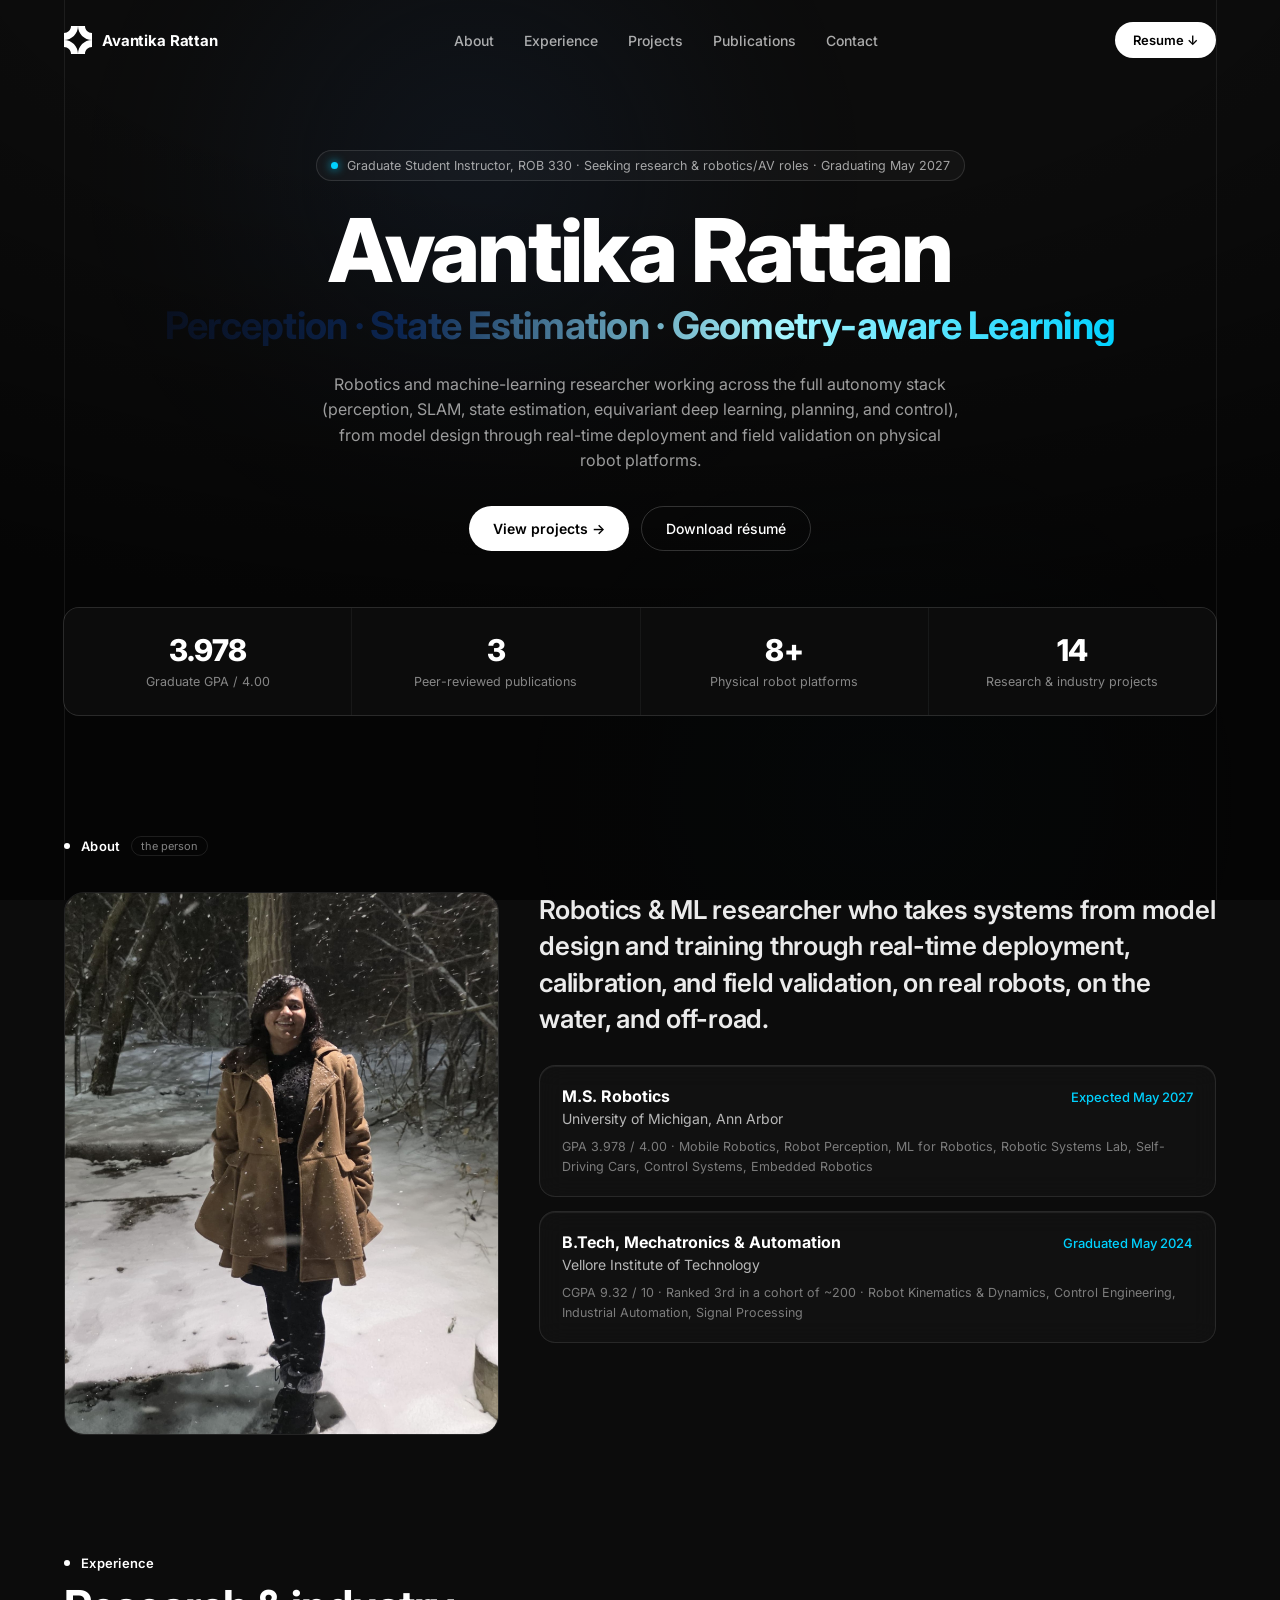
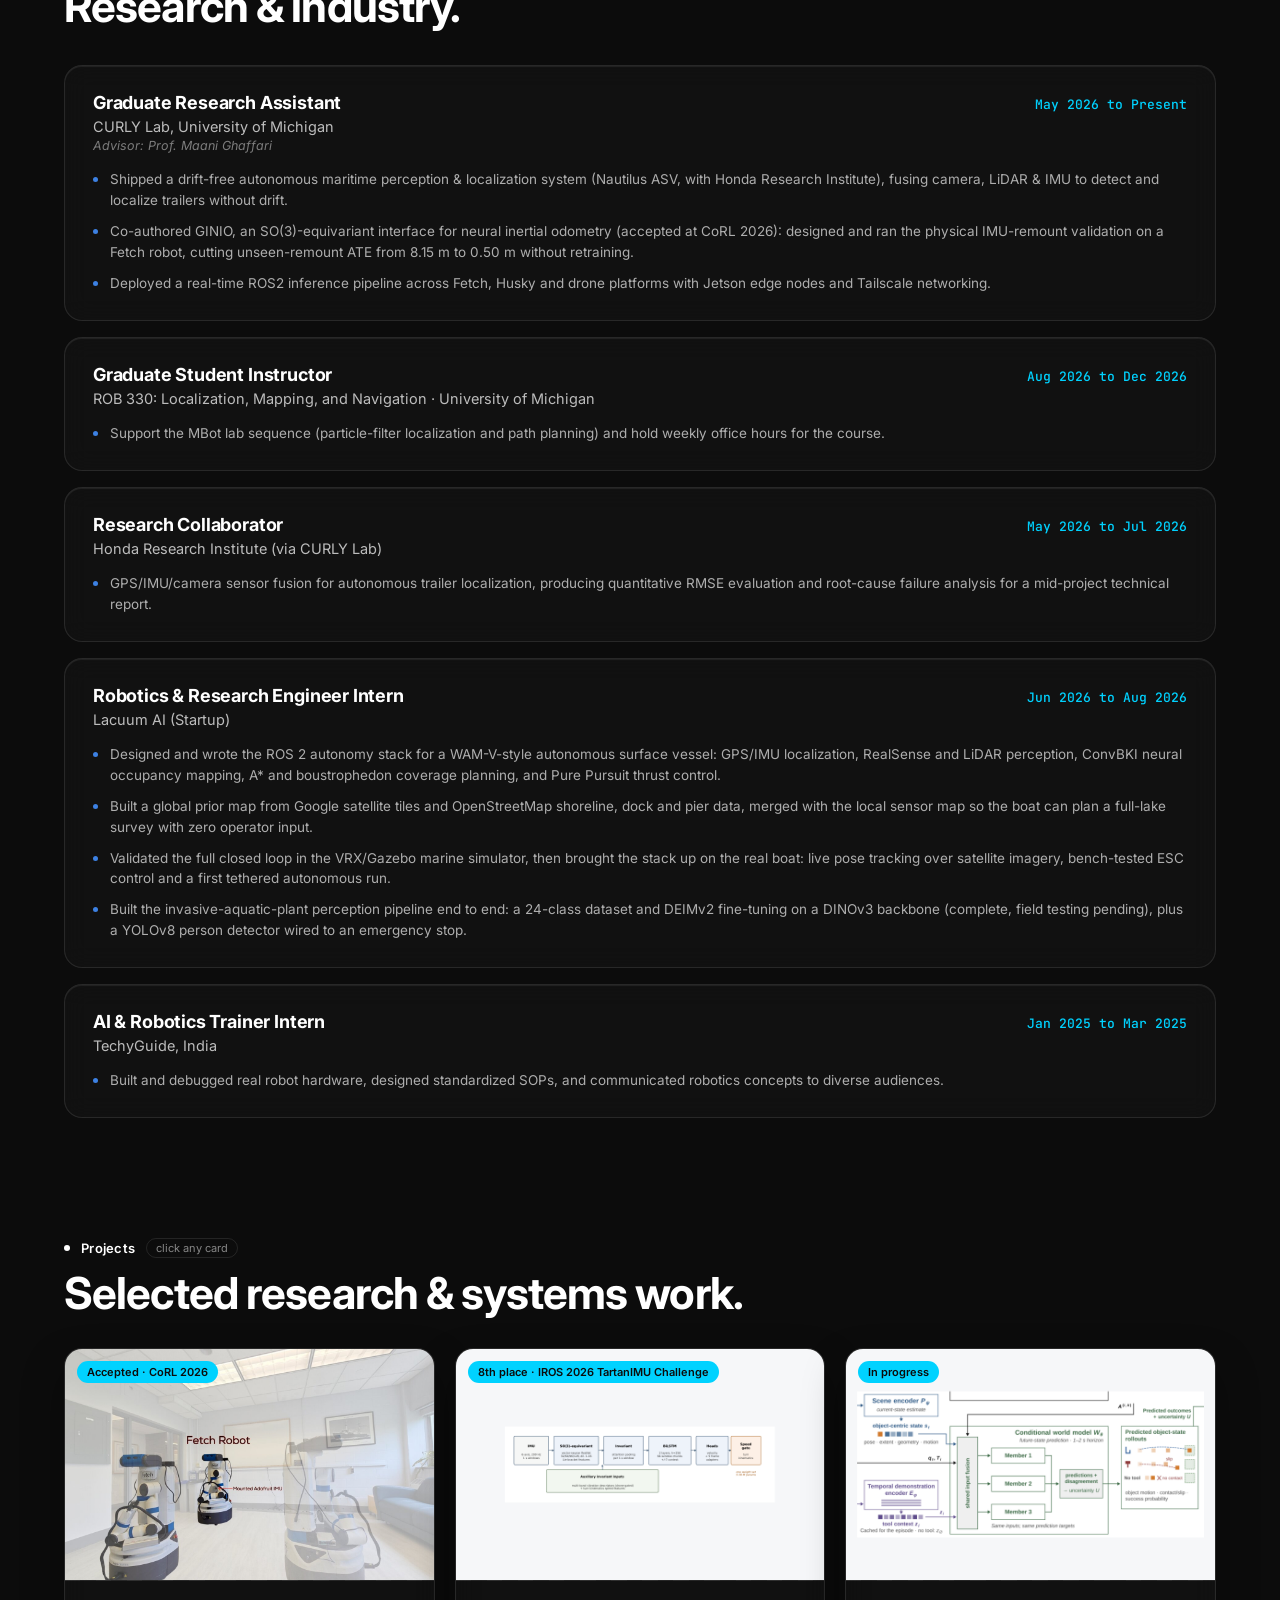
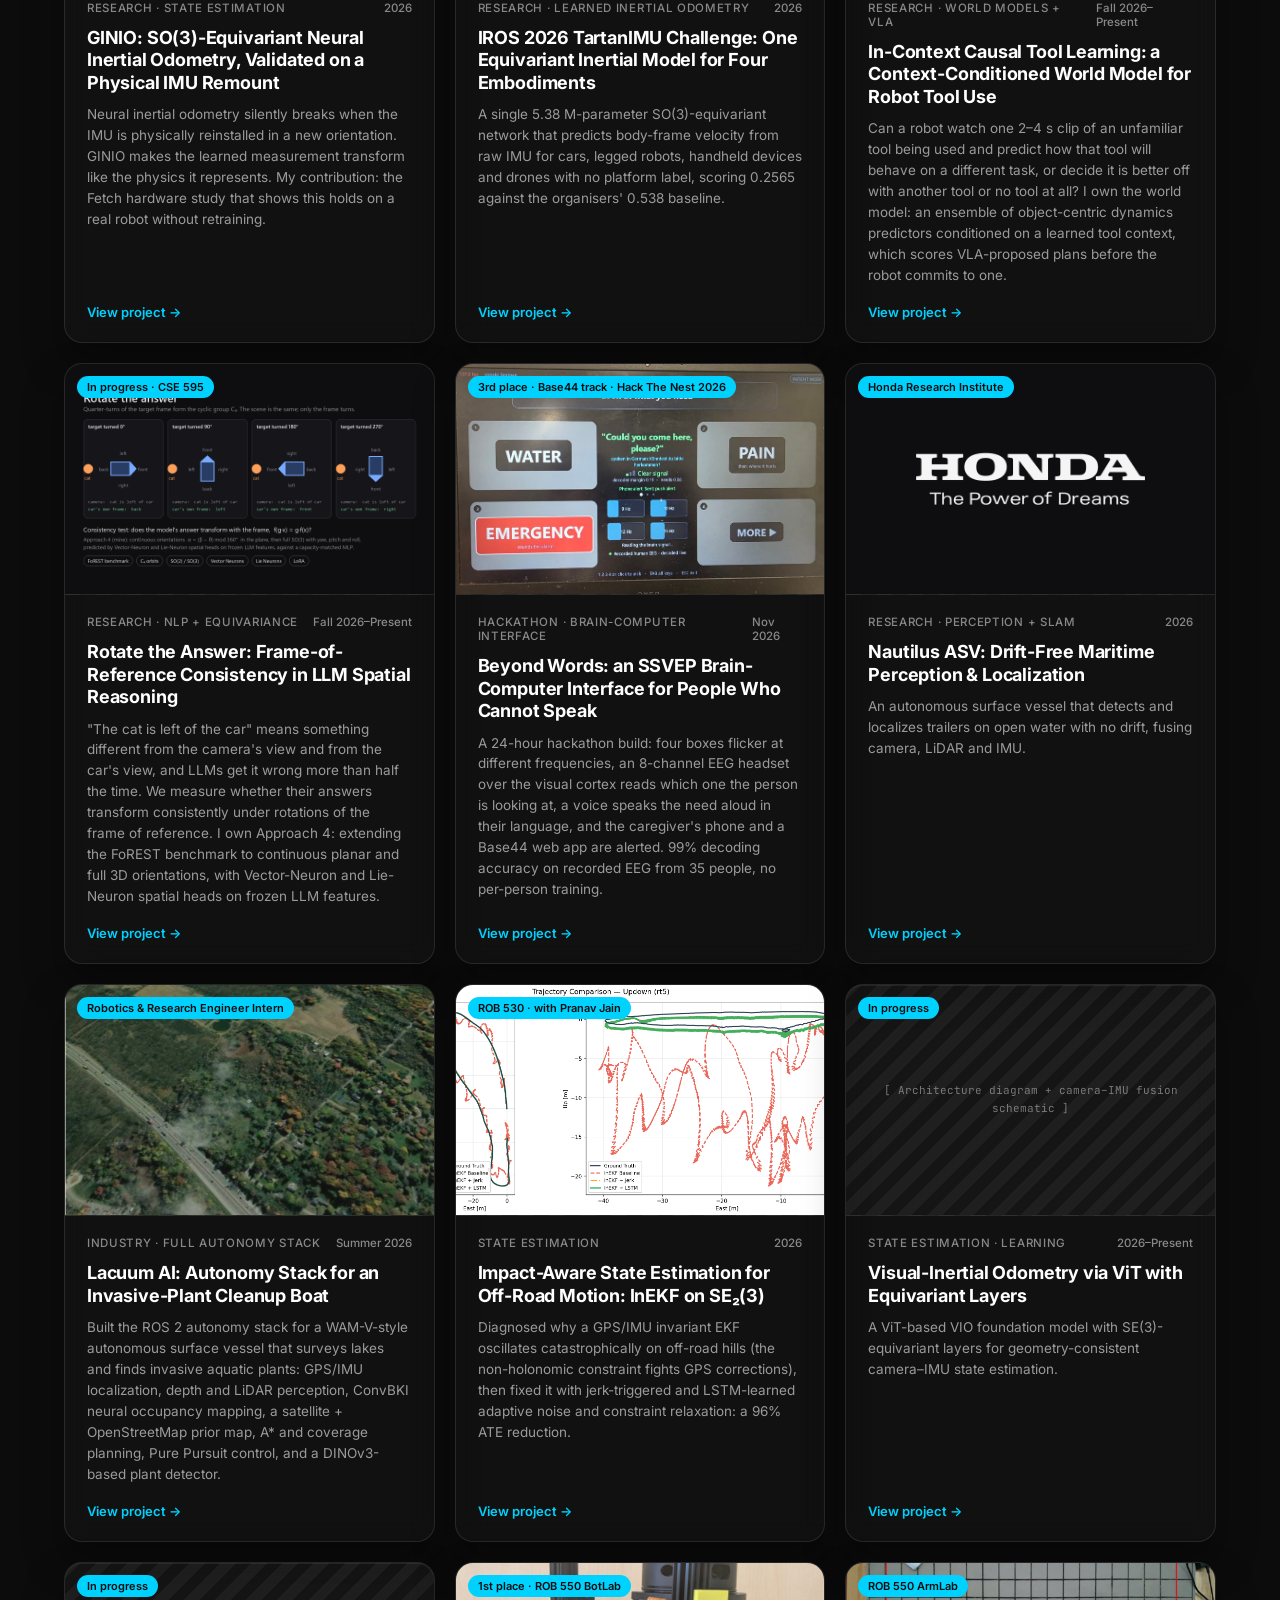
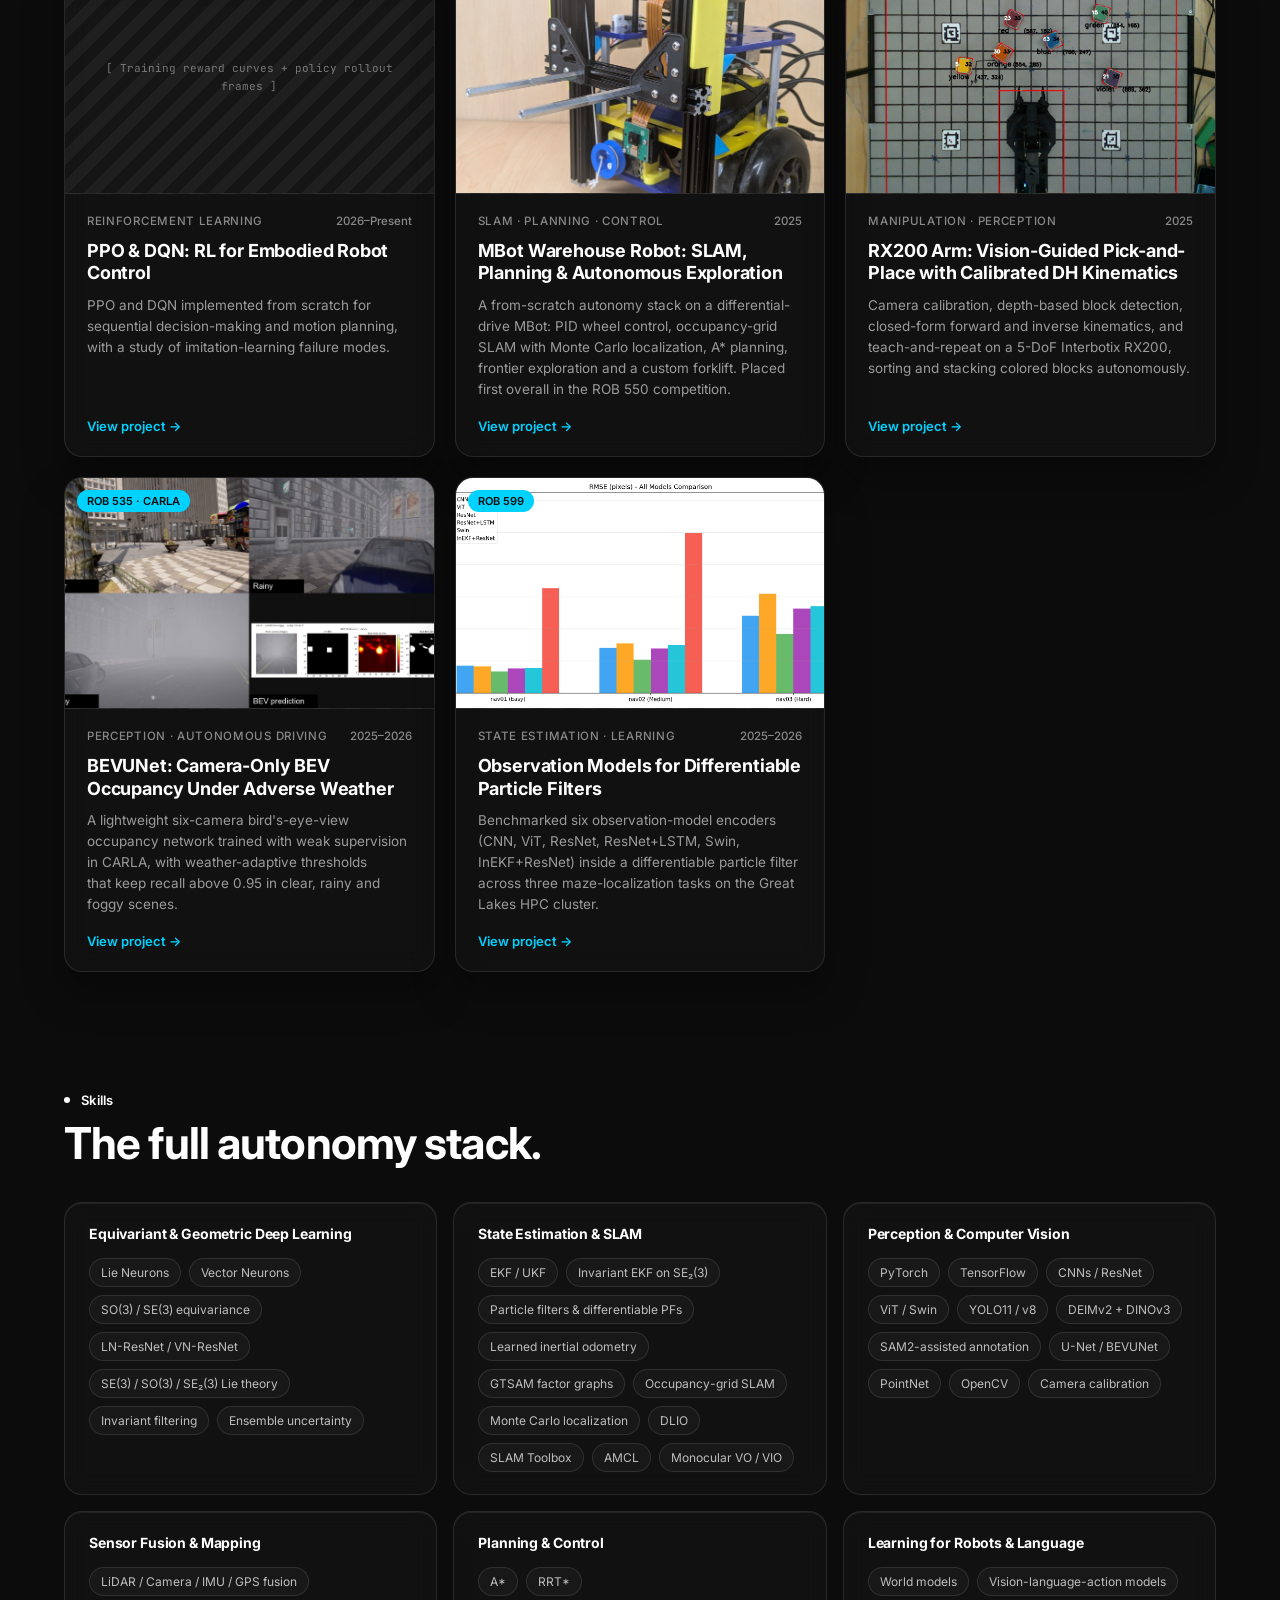
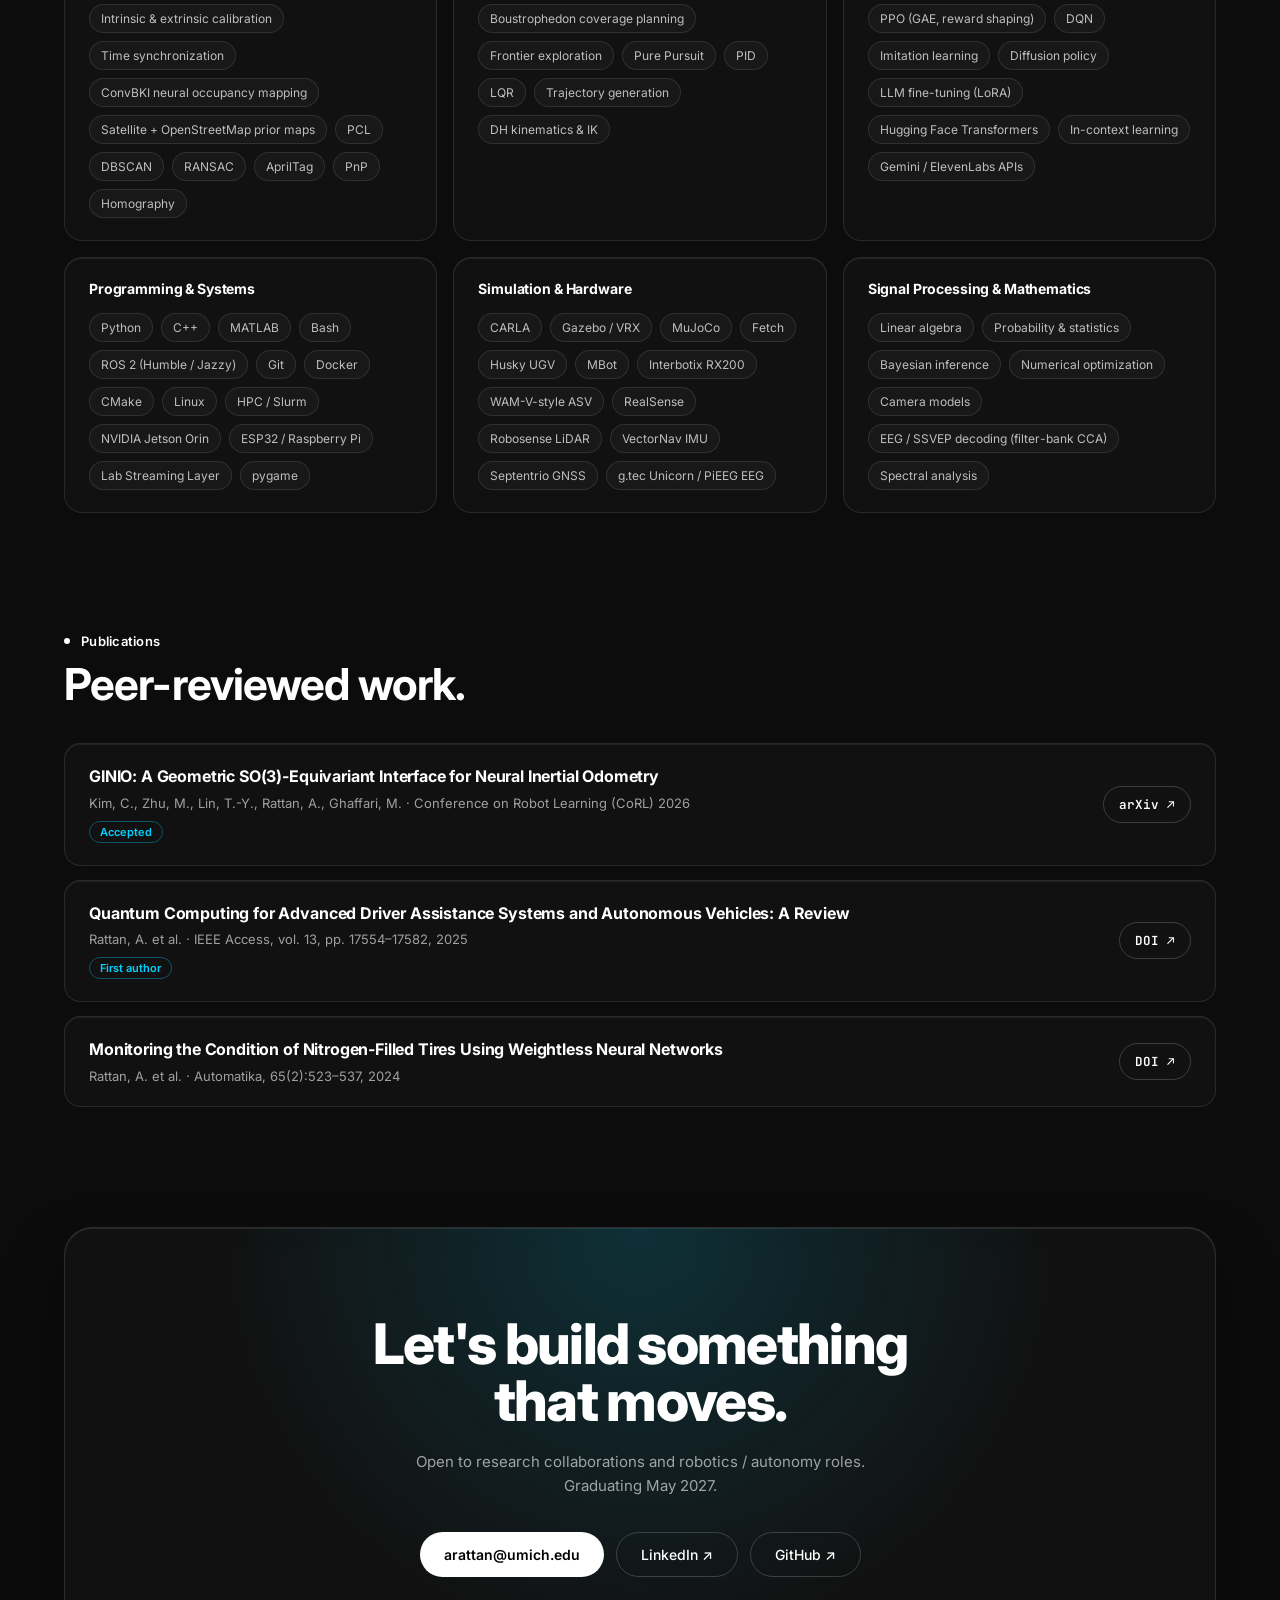
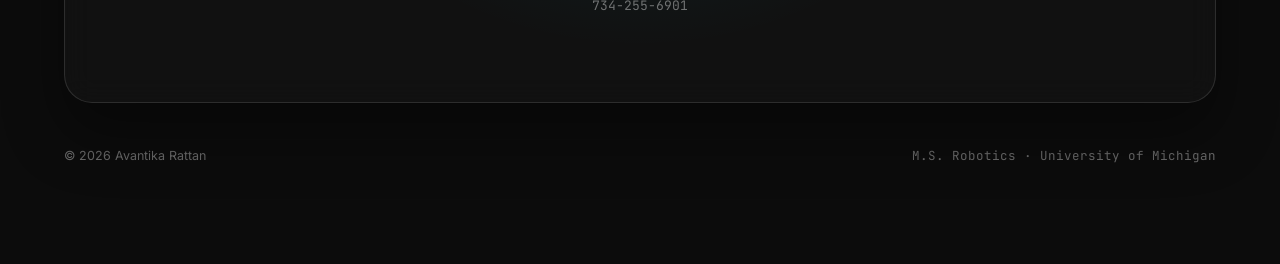
<file: index.html>
<!DOCTYPE html>
<html lang="en">
<head>
<meta charset="utf-8">
<meta name="viewport" content="width=device-width, initial-scale=1">
<title>Avantika Rattan · M.S. Robotics · University of Michigan</title>
<meta name="description" content="Robotics &amp; ML researcher working across perception, SLAM, state estimation, equivariant deep learning, planning and control.">
<link rel="preconnect" href="https://fonts.googleapis.com">
<link rel="preconnect" href="https://fonts.gstatic.com" crossorigin>
<link href="https://fonts.googleapis.com/css2?family=Inter:wght@400;500;600;700;800;900&family=JetBrains+Mono:wght@400;500&display=swap" rel="stylesheet">
<link rel="stylesheet" href="css/style.css?v=202611242030">
</head>
<body>
  <div class="page">
    <div id="bg-root"></div>
    <div class="content">
      <nav id="nav" class="nav"></nav>
      <section id="top" class="hero"></section>
      <section id="about"></section>
      <section id="experience"></section>
      <section id="projects"></section>
      <section id="skills"></section>
      <section id="publications"></section>
      <section id="contact"></section>
    </div>
  </div>

  <script src="js/data.js?v=202611242030"></script>
  <script src="js/render.js?v=202611242030"></script>
  <script src="js/index.js?v=202611242030"></script>
</body>
</html>
</file>
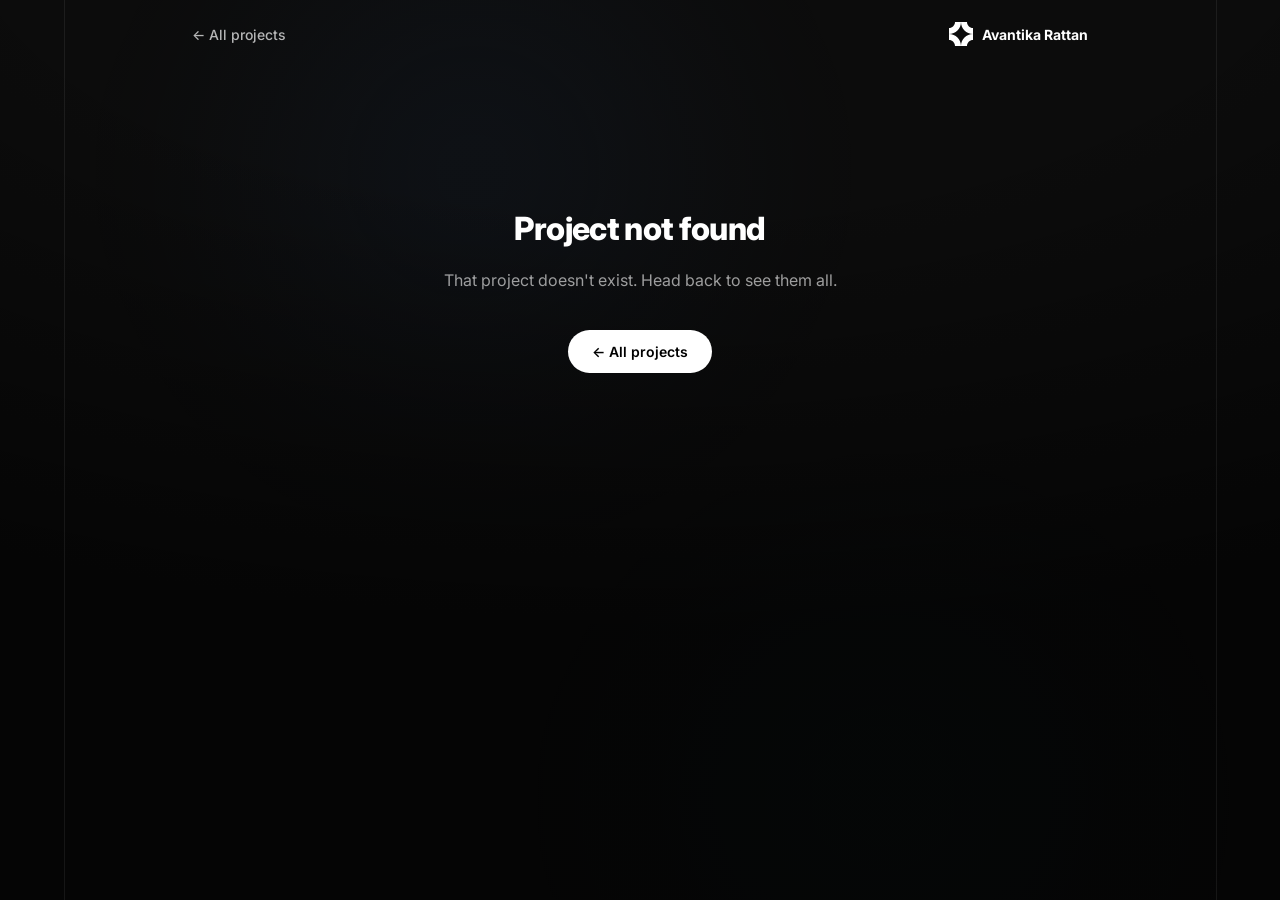
<file: project.html>
<!DOCTYPE html>
<html lang="en">
<head>
<meta charset="utf-8">
<meta name="viewport" content="width=device-width, initial-scale=1">
<title>Project · Avantika Rattan</title>
<link rel="preconnect" href="https://fonts.googleapis.com">
<link rel="preconnect" href="https://fonts.gstatic.com" crossorigin>
<link href="https://fonts.googleapis.com/css2?family=Inter:wght@400;500;600;700;800;900&family=JetBrains+Mono:wght@400;500&display=swap" rel="stylesheet">
<link rel="stylesheet" href="css/style.css?v=202611242030">
</head>
<body>
  <div class="page project-page">
    <div id="bg-root"></div>
    <div class="content">
      <nav id="nav" class="nav"></nav>
      <div id="main"></div>
    </div>
  </div>

  <script src="js/data.js?v=202611242030"></script>
  <script src="js/render.js?v=202611242030"></script>
  <script src="js/project.js?v=202611242030"></script>
</body>
</html>
</file>
<file: css/style.css>
html, body { margin: 0; padding: 0; }
html { scroll-behavior: smooth; }
body {
  background: #0c0c0c;
  color: #fff;
  font-family: 'Inter', system-ui, sans-serif;
  -webkit-font-smoothing: antialiased;
}
::selection { background: rgba(61, 129, 227, 0.32); }
a { color: #9cc4ff; text-decoration: none; }
a:hover { color: #ffffff; }

@keyframes shiny { 0% { background-position: -200% center; } 100% { background-position: 200% center; } }
@keyframes drift { 0%, 100% { transform: translate(0, 0); } 50% { transform: translate(6%, 9%); } }
@keyframes drift2 { 0%, 100% { transform: translate(0, 0); } 50% { transform: translate(-7%, -6%); } }

.page { position: relative; min-height: 100vh; overflow-x: hidden; background: #0c0c0c; color: #fff; }

.bg-layer { position: fixed; inset: 0; z-index: 0; overflow: hidden; pointer-events: none; background: #0c0c0c; }
.bg-video { position: absolute; inset: 0; width: 100%; height: 100%; object-fit: cover; opacity: 0.55; }
.project-page .bg-video { opacity: 0.5; }
.bg-blob-1 { position: absolute; top: -25%; left: 6%; width: 62vw; height: 62vw; background: radial-gradient(circle, rgba(61,129,227,0.18), transparent 60%); filter: blur(50px); animation: drift 24s ease-in-out infinite; }
.project-page .bg-blob-1 { background: radial-gradient(circle, rgba(61,129,227,0.14), transparent 60%); }
.bg-blob-2 { position: absolute; bottom: -30%; right: 2%; width: 58vw; height: 58vw; background: radial-gradient(circle, rgba(0,210,255,0.1), transparent 60%); filter: blur(50px); animation: drift2 28s ease-in-out infinite; }
.project-page .bg-blob-2 { background: radial-gradient(circle, rgba(0,210,255,0.09), transparent 60%); }
.bg-shade-1 { position: absolute; inset: 0; background: linear-gradient(rgba(12,12,12,0.55), rgba(12,12,12,0.72)); }
.project-page .bg-shade-1 { background: linear-gradient(rgba(12,12,12,0.6), rgba(12,12,12,0.76)); }
.bg-shade-2 { position: absolute; inset: 0; background: radial-gradient(120% 80% at 50% -10%, transparent 40%, rgba(0,0,0,0.6) 100%); }

.guide-line { position: fixed; inset-block: 0; width: 1px; background: rgba(255,255,255,0.07); z-index: 5; pointer-events: none; }
.guide-line.left { left: calc(50% - 36rem); }
.guide-line.right { left: calc(50% + 36rem); }

.content { position: relative; z-index: 10; }

/* Nav */
.nav { max-width: 72rem; margin: 0 auto; padding: 22px 24px; display: flex; align-items: center; justify-content: space-between; gap: 16px; }
.project-page .nav { max-width: 56rem; }
.brand { display: flex; align-items: center; gap: 10px; color: #fff; }
.brand span { font-weight: 700; letter-spacing: -0.01em; font-size: 15px; }
.nav-links { display: flex; gap: 30px; font-size: 14px; }
.nav-links a { color: rgba(255,255,255,0.66); font-weight: 500; }
.nav-links a:hover { color: #fff; }
.btn-resume { display: inline-flex; align-items: center; gap: 8px; border-radius: 999px; background: #fff; color: #000; font-weight: 600; font-size: 13px; padding: 10px 18px; }
.btn-resume:hover { background: rgba(255,255,255,0.9); color: #000; }
.back-link { display: inline-flex; align-items: center; gap: 9px; font-size: 14px; font-weight: 500; color: rgba(255,255,255,0.7); }
.back-link:hover { color: #fff; }
.brand-sm { display: flex; align-items: center; gap: 9px; color: #fff; }
.brand-sm span { font-weight: 700; font-size: 14px; }

/* Hero */
.hero { max-width: 72rem; margin: 0 auto; padding: 70px 24px 40px; display: flex; flex-direction: column; align-items: center; text-align: center; }
.badge-pill { display: inline-flex; align-items: center; gap: 9px; font-size: 12.5px; color: rgba(255,255,255,0.62); border: 1px solid rgba(255,255,255,0.12); background: rgba(255,255,255,0.03); padding: 7px 14px; border-radius: 999px; }
.badge-dot { width: 7px; height: 7px; border-radius: 999px; background: #00d2ff; box-shadow: 0 0 10px #00d2ff; }
.hero h1 { margin: 28px 0 0; font-size: clamp(44px, 8vw, 88px); font-weight: 800; letter-spacing: -0.03em; line-height: 0.94; }
.hero-tagline {
  margin-top: 14px; font-size: clamp(20px, 3.4vw, 38px); font-weight: 700; letter-spacing: -0.02em; line-height: 1.05;
  background-image: linear-gradient(to right, #091020 0%, #0B2551 12.5%, #A4F4FD 32.5%, #00d2ff 50%, #0B2551 67.5%, #091020 87.5%, #091020 100%);
  background-size: 200% auto; -webkit-background-clip: text; background-clip: text; color: transparent; -webkit-text-fill-color: transparent;
  animation: shiny 6s linear infinite;
}
.hero-blurb { margin: 26px auto 0; max-width: 640px; color: rgba(255,255,255,0.6); font-size: 16px; line-height: 1.6; }
.hero-actions { margin-top: 32px; display: flex; flex-wrap: wrap; gap: 12px; justify-content: center; }
.btn-primary { display: inline-flex; align-items: center; gap: 8px; border-radius: 999px; background: #fff; color: #000; font-weight: 600; font-size: 14px; padding: 13px 24px; }
.btn-primary:hover { background: rgba(255,255,255,0.9); color: #000; }
.btn-outline { display: inline-flex; align-items: center; gap: 8px; border-radius: 999px; border: 1px solid rgba(255,255,255,0.18); color: #fff; font-weight: 500; font-size: 14px; padding: 13px 24px; }
.btn-outline:hover { background: rgba(255,255,255,0.06); color: #fff; }

.stats-grid { margin-top: 56px; width: 100%; display: grid; grid-template-columns: repeat(auto-fit, minmax(150px, 1fr)); gap: 1px; background: rgba(255,255,255,0.08); border: 1px solid rgba(255,255,255,0.08); border-radius: 16px; overflow: hidden; }
.stat-cell { background: #0c0c0c; padding: 24px 16px; text-align: center; }
.stat-value { font-size: 30px; font-weight: 800; letter-spacing: -0.02em; color: #fff; }
.stat-label { margin-top: 6px; font-size: 12.5px; color: rgba(255,255,255,0.5); line-height: 1.35; }

/* Section shared */
section { max-width: 72rem; margin: 0 auto; padding: 40px 24px 80px; scroll-margin-top: 40px; }
#top { padding: 70px 24px 40px; }
#about { padding: 80px 24px; }
.eyebrow { display: flex; align-items: center; gap: 11px; margin-bottom: 12px; }
#about .eyebrow { margin-bottom: 36px; }
.eyebrow-dot { width: 6px; height: 6px; border-radius: 999px; background: #fff; }
.eyebrow-label { font-size: 13px; font-weight: 600; letter-spacing: 0.02em; color: #fff; }
.eyebrow-tag { font-size: 11px; color: rgba(255,255,255,0.5); border: 1px solid rgba(255,255,255,0.1); padding: 2px 9px; border-radius: 999px; }
h2.section-title { margin: 0 0 32px; font-size: clamp(28px, 4vw, 44px); font-weight: 700; letter-spacing: -0.02em; line-height: 1.05; }
#experience h2.section-title, #skills h2.section-title, #publications h2.section-title { margin-bottom: 36px; }

.glass-card { background: rgba(255,255,255,0.025); backdrop-filter: blur(12px); -webkit-backdrop-filter: blur(12px); border: 1px solid rgba(255,255,255,0.1); box-shadow: inset 0 1px 1px rgba(255,255,255,0.08); border-radius: 18px; }

/* About */
.about-grid { display: grid; grid-template-columns: minmax(0, 0.9fr) minmax(0, 1.4fr); gap: 40px; align-items: start; }
.about-photo { aspect-ratio: 4/5; border-radius: 20px; overflow: hidden; border: 1px solid rgba(255,255,255,0.1); box-shadow: inset 0 1px 1px rgba(255,255,255,0.08); }
.about-photo img { width: 100%; height: 100%; object-fit: cover; object-position: 50% 15%; display: block; }
.about-lede { margin: 0; font-size: clamp(20px, 2.6vw, 26px); font-weight: 600; letter-spacing: -0.01em; line-height: 1.4; color: rgba(255,255,255,0.92); text-wrap: pretty; }
.edu-list { margin-top: 28px; display: grid; gap: 14px; }
.edu-card { border-radius: 16px; padding: 20px 22px; }
.edu-row { display: flex; justify-content: space-between; gap: 16px; flex-wrap: wrap; align-items: baseline; }
.edu-degree { font-size: 16px; font-weight: 700; color: #fff; }
.edu-when { font-size: 13px; color: #00d2ff; font-weight: 500; }
.edu-school { margin-top: 4px; font-size: 14px; color: rgba(255,255,255,0.7); }
.edu-detail { margin-top: 10px; font-size: 12.5px; color: rgba(255,255,255,0.45); line-height: 1.55; }

/* Experience */
.exp-list { display: grid; gap: 16px; }
.exp-card { border-radius: 18px; padding: 26px 28px; }
.exp-row { display: flex; justify-content: space-between; gap: 16px; flex-wrap: wrap; align-items: baseline; }
.exp-role { font-size: 18px; font-weight: 700; color: #fff; letter-spacing: -0.01em; }
.exp-when { font-size: 13px; color: #00d2ff; font-weight: 500; font-family: 'JetBrains Mono', monospace; }
.exp-org { margin-top: 5px; font-size: 14.5px; color: rgba(255,255,255,0.72); }
.exp-note { margin-top: 3px; font-size: 12.5px; color: rgba(255,255,255,0.45); font-style: italic; }
.exp-points { margin: 16px 0 0; padding: 0; list-style: none; display: grid; gap: 10px; }
.exp-points li { display: flex; gap: 12px; font-size: 13.5px; color: rgba(255,255,255,0.66); line-height: 1.55; }
.dot-sm { flex-shrink: 0; margin-top: 8px; width: 5px; height: 5px; border-radius: 999px; background: #3D81E3; }

/* Projects */
.projects-grid { display: grid; grid-template-columns: repeat(auto-fill, minmax(320px, 1fr)); gap: 20px; }
.project-card { display: flex; flex-direction: column; background: rgba(255,255,255,0.025); backdrop-filter: blur(12px); -webkit-backdrop-filter: blur(12px); border: 1px solid rgba(255,255,255,0.1); box-shadow: inset 0 1px 1px rgba(255,255,255,0.08), 0 20px 40px rgba(0,0,0,0.35); border-radius: 18px; overflow: hidden; color: #fff; transition: transform .35s cubic-bezier(.22,1,.36,1), border-color .35s; }
.project-card:hover { transform: translateY(-6px); border-color: rgba(0,210,255,0.5); color: #fff; }
.project-media { position: relative; aspect-ratio: 16/10; background: repeating-linear-gradient(135deg, rgba(255,255,255,0.055) 0 11px, rgba(255,255,255,0.015) 11px 22px); display: flex; align-items: center; justify-content: center; border-bottom: 1px solid rgba(255,255,255,0.08); overflow: hidden; }
.project-media img { width: 100%; height: 100%; object-fit: cover; }
.project-media-label { font-family: 'JetBrains Mono', monospace; font-size: 11px; color: rgba(255,255,255,0.42); text-align: center; padding: 24px; line-height: 1.6; }
.project-badge { position: absolute; top: 12px; left: 12px; font-size: 11px; font-weight: 600; color: #0c0c0c; background: #00d2ff; padding: 4px 10px; border-radius: 999px; }
.project-body { padding: 20px 22px 22px; display: flex; flex-direction: column; flex: 1; }
.project-meta { display: flex; justify-content: space-between; gap: 12px; font-size: 11.5px; color: rgba(255,255,255,0.5); font-weight: 500; }
.project-meta .cat { text-transform: uppercase; letter-spacing: 0.06em; }
.project-title { margin: 12px 0 0; font-size: 18px; font-weight: 700; letter-spacing: -0.01em; line-height: 1.25; color: #fff; }
.project-summary { margin: 10px 0 0; font-size: 13.5px; color: rgba(255,255,255,0.58); line-height: 1.55; flex: 1; text-wrap: pretty; }
.project-cta { margin-top: 18px; display: inline-flex; align-items: center; gap: 7px; font-size: 13px; font-weight: 600; color: #00d2ff; }

/* Skills */
.skills-grid { display: grid; grid-template-columns: repeat(auto-fill, minmax(300px, 1fr)); gap: 16px; }
.skill-card { border-radius: 18px; padding: 22px 24px; }
.skill-group { font-size: 14px; font-weight: 700; color: #fff; letter-spacing: -0.01em; }
.skill-items { margin-top: 16px; display: flex; flex-wrap: wrap; gap: 8px; }
.pill { font-size: 12px; color: rgba(255,255,255,0.72); border: 1px solid rgba(255,255,255,0.1); background: rgba(255,255,255,0.03); padding: 6px 11px; border-radius: 999px; }

/* Publications */
.pub-list { display: grid; gap: 14px; }
.pub-card { border-radius: 16px; padding: 22px 24px; display: flex; justify-content: space-between; gap: 20px; flex-wrap: wrap; align-items: center; }
.pub-title { font-size: 16px; font-weight: 700; color: #fff; letter-spacing: -0.01em; line-height: 1.35; text-wrap: pretty; }
.pub-meta { margin-top: 7px; font-size: 13px; color: rgba(255,255,255,0.6); }
.pub-status { display: inline-block; margin-top: 10px; font-size: 11px; font-weight: 600; color: #00d2ff; border: 1px solid rgba(0,210,255,0.35); padding: 3px 10px; border-radius: 999px; }
.pub-doi { flex-shrink: 0; display: inline-flex; align-items: center; gap: 7px; font-size: 12.5px; font-weight: 600; color: #fff; border: 1px solid rgba(255,255,255,0.18); padding: 9px 15px; border-radius: 999px; font-family: 'JetBrains Mono', monospace; }
.pub-doi:hover { background: rgba(255,255,255,0.06); color: #fff; }

/* Contact */
#contact { padding: 40px 24px 100px; }
.contact-card { position: relative; overflow: hidden; border-radius: 28px; background: rgba(255,255,255,0.025); backdrop-filter: blur(14px); -webkit-backdrop-filter: blur(14px); border: 1px solid rgba(255,255,255,0.12); box-shadow: inset 0 1px 1px rgba(255,255,255,0.1), 0 30px 60px rgba(0,0,0,0.4); padding: clamp(40px,7vw,88px) 28px; text-align: center; }
.contact-glow { position: absolute; inset: 0; background: radial-gradient(600px circle at 50% 0%, rgba(0,210,255,0.16), transparent 70%); pointer-events: none; }
.contact-inner { position: relative; }
.contact-inner h2 { margin: 0; font-size: clamp(30px,5vw,56px); font-weight: 800; letter-spacing: -0.03em; line-height: 1.02; }
.contact-sub { margin: 20px auto 0; max-width: 460px; color: rgba(255,255,255,0.6); font-size: 15px; line-height: 1.6; }
.contact-actions { margin-top: 34px; display: flex; flex-wrap: wrap; gap: 12px; justify-content: center; }
.contact-phone { margin-top: 20px; font-size: 13px; color: rgba(255,255,255,0.4); font-family: 'JetBrains Mono', monospace; }
.footer-row { margin-top: 44px; display: flex; justify-content: space-between; align-items: center; gap: 16px; flex-wrap: wrap; font-size: 12.5px; color: rgba(255,255,255,0.38); }
.footer-row .mono { font-family: 'JetBrains Mono', monospace; }

/* Project detail page */
.breadcrumb { display: flex; gap: 10px; flex-wrap: wrap; align-items: center; font-size: 12px; color: rgba(255,255,255,0.55); font-weight: 500; }
.breadcrumb .cat { text-transform: uppercase; letter-spacing: 0.06em; color: #00d2ff; }
.breadcrumb .sep { color: rgba(255,255,255,0.3); }
.breadcrumb .year { font-family: 'JetBrains Mono', monospace; }
.breadcrumb .badge { font-size: 11px; font-weight: 600; color: #0c0c0c; background: #00d2ff; padding: 3px 10px; border-radius: 999px; }
article { max-width: 56rem; margin: 0 auto; padding: 40px 24px 40px; }
.project-h1 { margin: 18px 0 0; font-size: clamp(30px,5.5vw,54px); font-weight: 800; letter-spacing: -0.03em; line-height: 1.03; text-wrap: pretty; }
.project-lede { margin: 22px 0 0; max-width: 620px; font-size: clamp(17px,2.4vw,21px); color: rgba(255,255,255,0.72); line-height: 1.5; text-wrap: pretty; }
.project-hero-media { margin-top: 40px; aspect-ratio: 16/8; border-radius: 22px; overflow: hidden; background: repeating-linear-gradient(135deg, rgba(255,255,255,0.055) 0 13px, rgba(255,255,255,0.015) 13px 26px); border: 1px solid rgba(255,255,255,0.1); box-shadow: inset 0 1px 1px rgba(255,255,255,0.08); display: flex; align-items: center; justify-content: center; }
.project-hero-media img { width: 100%; height: 100%; object-fit: cover; }
.project-hero-media.has-video { aspect-ratio: 16/9; background: #000; }
.project-hero-media iframe { width: 100%; height: 100%; border: 0; display: block; }
.project-gallery { margin-top: 18px; display: grid; grid-template-columns: repeat(auto-fit, minmax(260px, 1fr)); gap: 16px; }
.project-gallery figure { margin: 0; border-radius: 16px; overflow: hidden; border: 1px solid rgba(255,255,255,0.1); background: rgba(255,255,255,0.03); }
.project-gallery img { width: 100%; display: block; }
.project-gallery figcaption { font-family: 'JetBrains Mono', monospace; font-size: 11.5px; color: rgba(255,255,255,0.5); padding: 10px 14px; line-height: 1.5; }
.project-hero-media-label { font-family: 'JetBrains Mono', monospace; font-size: 13px; color: rgba(255,255,255,0.42); text-align: center; padding: 24px; line-height: 1.7; }

.body-grid { margin-top: 52px; display: grid; grid-template-columns: minmax(0,1.6fr) minmax(0,1fr); gap: 44px; align-items: start; }
.eyebrow-h2 { margin: 0; font-size: 14px; font-weight: 700; letter-spacing: 0.04em; text-transform: uppercase; color: rgba(255,255,255,0.5); }
.overview-text { margin: 14px 0 0; font-size: 16px; line-height: 1.7; color: rgba(255,255,255,0.82); text-wrap: pretty; }
.approach-list { margin: 16px 0 0; padding: 0; list-style: none; display: grid; gap: 12px; }
.approach-list li { display: flex; gap: 14px; font-size: 15px; color: rgba(255,255,255,0.75); line-height: 1.6; }
.dot-md { flex-shrink: 0; margin-top: 9px; width: 6px; height: 6px; border-radius: 999px; background: #3D81E3; }

aside.side { display: grid; gap: 16px; position: sticky; top: 24px; }
.side-card { border-radius: 18px; padding: 22px; }
.side-label { font-size: 12px; font-weight: 700; letter-spacing: 0.04em; text-transform: uppercase; color: rgba(255,255,255,0.5); }
.results-list { margin-top: 16px; display: grid; gap: 16px; }
.result-value { font-size: 26px; font-weight: 800; letter-spacing: -0.02em; background-image: linear-gradient(120deg, #A4F4FD, #00d2ff); -webkit-background-clip: text; background-clip: text; color: transparent; -webkit-text-fill-color: transparent; }
.result-label { margin-top: 3px; font-size: 12.5px; color: rgba(255,255,255,0.55); line-height: 1.4; }
.stack-items { margin-top: 14px; display: flex; flex-wrap: wrap; gap: 8px; }
.pill-mono { font-size: 12px; color: rgba(255,255,255,0.72); border: 1px solid rgba(255,255,255,0.1); background: rgba(255,255,255,0.03); padding: 6px 11px; border-radius: 999px; font-family: 'JetBrains Mono', monospace; }
.side-links { display: grid; gap: 10px; }
.side-link { display: inline-flex; align-items: center; justify-content: space-between; gap: 8px; font-size: 13.5px; font-weight: 600; color: #fff; border: 1px solid rgba(255,255,255,0.15); padding: 13px 18px; border-radius: 14px; }
.side-link:hover { background: rgba(255,255,255,0.06); color: #fff; }

.prev-next { margin-top: 64px; padding-top: 28px; border-top: 1px solid rgba(255,255,255,0.1); display: flex; justify-content: space-between; gap: 16px; flex-wrap: wrap; }
.prev-next a { max-width: 46%; color: rgba(255,255,255,0.7); }
.prev-next a:hover { color: #fff; }
.prev-next .next { text-align: right; margin-left: auto; }
.pn-label { font-size: 11.5px; letter-spacing: 0.05em; text-transform: uppercase; color: rgba(255,255,255,0.4); }
.pn-title { margin-top: 5px; font-size: 14.5px; font-weight: 600; }

.not-found { max-width: 56rem; margin: 0 auto; padding: 120px 24px; text-align: center; }
.not-found h1 { font-size: 32px; font-weight: 800; letter-spacing: -0.02em; }
.not-found p { margin-top: 14px; color: rgba(255,255,255,0.6); }

/* Responsive */
@media (max-width: 860px) {
  .about-grid, .body-grid { grid-template-columns: 1fr; }
  .about-photo { max-width: 320px; margin: 0 auto; }
  aside.side { position: static; }
}
@media (max-width: 700px) {
  .nav-links { display: none; }
  .guide-line { display: none; }
}
@media (max-width: 480px) {
  .btn-resume span.label { display: none; }
}
</file>
